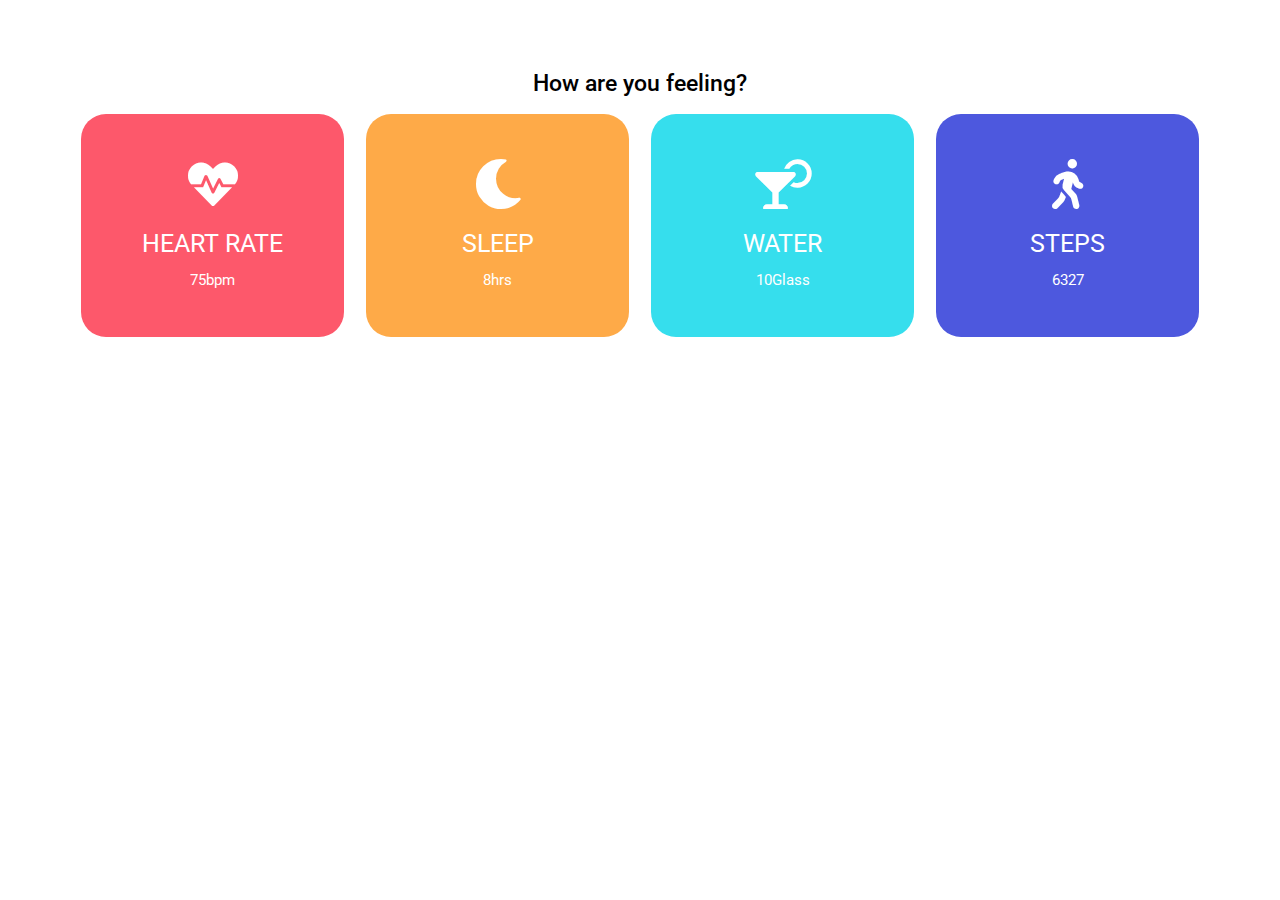
<file: JavaScript/index.html>
<!DOCTYPE html>
<html lang="en">
<head>
    <meta charset="UTF-8">
    <meta http-equiv="X-UA-Compatible" content="IE=edge">
    <meta name="viewport" content="width=device-width, initial-scale=1.0">
    <link rel="shortcut icon" href="img/favicon.png">
    <title>JavaScript</title>
    <link href="https://fonts.googleapis.com/css2?family=Roboto:ital,wght@0,500;0,700;0,900;1,400;1,500;1,700;1,900&display=swap" rel="stylesheet">
    <link rel="stylesheet" href="css/all.min.css">
    <link rel="stylesheet" href="css/fontawesome.min.css">
    <link rel="stylesheet" href="Style.css">
    <!--[if lt IE 9]>
    <script src="https://oss.maxcdn.com/html15shiv/3.7.2/html15shiv.min.js"></script>
    <script src="https://oss.maxcdn.com/respond/1.4.2/respond.min.js"></script>
    <![endif]-->
</head>
<body>
    <div id="tracking_area">
        <div class="inner_tracking title">
            <h2 class="health">How are you feeling?</h2>
        </div>
        <div class="inner_tracking main">
            <div class="child_tracking">
                <i class="fas fa-heartbeat"></i>
                <h5>Heart Rate</h5>
                <p><span class="counter" data-target="75">0</span>bpm</p>
            </div>
            <div class="child_tracking">
                <i class="fas fa-moon"></i>
                <h5>Sleep</h5>
                <p><span class="counter" data-target="8">0</span>hrs</p>
            </div>
            <div class="child_tracking">
                <i class="fas fa-cocktail" ></i>
                <h5>water</h5>
                <p><span class="counter" data-target="10">0</span>Glass</p>
            </div>
            <div class="child_tracking">
                <i class="fas fa-walking"></i>
                <h5>Steps</h5>
                <p><span class="counter" data-target="11000">0</span></p>
            </div>
        </div>
    </div>
    






    <script src="app.js"></script>
</body>
</html>
</file>
<file: JavaScript/Style.css>
*,
*::after
*::before{
    box-sizing: border-box;
}

body{
    background: none repeat scroll 0 0;
    font-family: 'Roboto', sana-serif;
    font-size: 15px;
    font-weight: 400;
    line-height: 1.5em;
}

#tracking_area{width: 100%; clear: both; padding: 45px 0;}
.inner_tracking{width: 98%; max-width: 1140px; margin: 0 auto; text-align: center;}
.inner_tracking h2{font-weight: 500; margin-bottom: 20px;}
.inner_tracking.main {display: flex;}
.child_tracking{background: #4D58DE; color: #ffffff; width: 25%; padding: 45px 30px; margin: 0 1% 10px; border-radius: 25px;}
.child_tracking:nth-child(1){background: #FD586B;}
.child_tracking:nth-child(2){background: #FEAA48;}
.child_tracking:nth-child(3){background: #36DEED;}
.child_tracking i{font-size: 50px; margin-bottom: 20px;}
.child_tracking h5{font-size: 25px; font-weight: 400;text-transform: uppercase; line-height: 1.2em; margin: 0 0 10px;}
.child_tracking p{margin: 0;}
</file>
